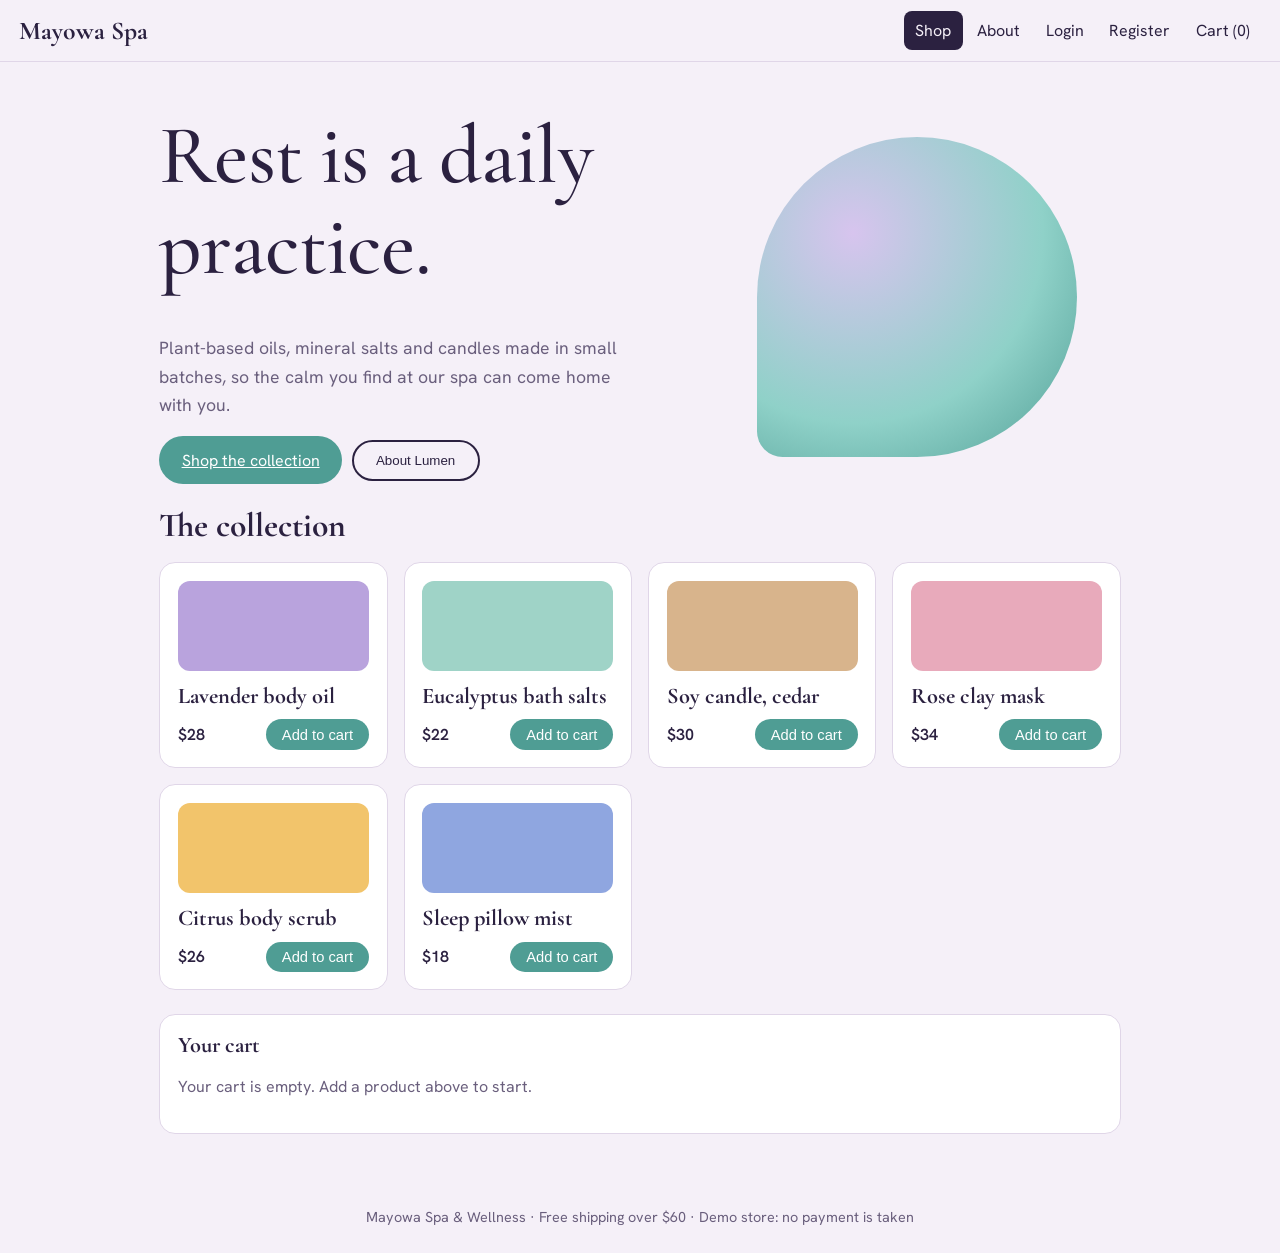
<file: index.html>
<!DOCTYPE html>
<html lang="en">

<head>
    <meta charset="utf-8">
    <meta name="viewport" content="width=device-width, initial-scale=1, viewport-fit=cover">
    <title>Mayowa Spa &amp; Wellness</title>
    <link
        href="https://fonts.googleapis.com/css2?family=Cormorant+Garamond:wght@500;700&family=Hanken+Grotesk:wght@400;600&display=swap"
        rel="stylesheet">
    <link rel="stylesheet" href="./style.css">
</head>

<body>
    <header>
        <div class="logo" data-go="home">Mayowa Spa</div>
        <nav id="nav"></nav>
    </header>
    <main>
        <section class="view" id="home">
            <div class="hero">
                <div>
                    <h1>Rest is a daily practice.</h1>
                    <p>Plant-based oils, mineral salts and candles made in small batches, so the calm you find at our
                        spa can come home with you.</p>
                    <div class="row" style="justify-content:flex-start"><a class="btn" href="#shop">Shop the
                            collection</a><button class="btn alt" data-go="about">About Lumen</button></div>
                </div>
                <div class="orb" aria-hidden="true"></div>
            </div>
            <h2 id="shop">The collection</h2>
            <div class="grid" id="products"></div>
            <div class="card" id="cart">
                <h3>Your cart</h3>
                <div id="cartbody"></div>
            </div>
        </section>

        <section class="view" id="about">
            <h2>About mayowa</h2>
            <p style="max-width:40rem" class="mut">Mayowa spa began in 2026 as a two-room treatment space and a shelf of
                oils
                we blended ourselves. Every product we sell is one we use in our own treatments: fragrance from
                distilled botanicals, salts from a single mineral source, and wax poured by hand. We also run massage,
                facials and sound baths in our studio, and members book first.</p>
            <div class="grid">
                <div class="card">
                    <h3>Clean ingredients</h3>No synthetic fragrance, parabens or microplastics.
                </div>
                <div class="card">
                    <h3>Small batches</h3>We make fewer than 200 units of each scent at a time.
                </div>
                <div class="card">
                    <h3>Refill friendly</h3>Return empty jars for a discount on your next order.
                </div> 
            </div>
        </section>

        <section class="view" id="register">
            <h2>Create your account</h2>
            <form id="rf"><label>Full name<input name="name" required autocomplete="name"></label>
                <label>Email<input name="email" type="email" required autocomplete="email"></label>
                <label>Password (6+ characters)<input name="pw" type="password" minlength="6" required
                        autocomplete="new-password"></label>
                <label>Confirm password<input name="pw2" type="password" required autocomplete="new-password"></label>
                <div class="msg" id="rm" role="alert"></div><button class="btn">Create account</button>
            </form>
        </section>

        <section class="view" id="login">
            <h2>Welcome back</h2>
            <form id="lf"><label>Email<input name="email" type="email" required autocomplete="email"></label>
                <label>Password<input name="pw" type="password" required autocomplete="current-password"></label>
                <div class="msg" id="lm" role="alert"></div><button class="btn">Log in</button>
                <span>New here? <a href="#" data-go="register" style="color:var(--ink)">Create an account</a></span>
            </form>
        </section>

        <section class="view" id="profile">
            <div class="row" style="justify-content:flex-start;gap:1rem">
                <div class="av" id="av"></div>
                <div>
                    <h2 style="margin:0" id="pn"></h2><span class="mut" id="pe"></span>
                </div>
            </div>
            <h3 style="margin-top:1.5rem">Your details</h3>
            <form id="pf"><label>Full name<input name="name" required></label>
                <label>Phone<input name="phone" type="tel" autocomplete="tel"></label>
                <label>Shipping address<input name="addr" autocomplete="street-address"></label>
                <label>Preferred scent<select name="scent">
                        <option>No preference</option>
                        <option>Citrus</option>
                        <option>Lavender</option>
                        <option>Woody</option>
                        <option>Unscented</option>
                    </select></label>
                <div class="msg ok" id="pm" role="status"></div>
                <div class="row" style="justify-content:flex-start"><button class="btn">Save changes</button><button
                        type="button" class="btn alt" id="lo">Log out</button></div>
            </form>
            <h3 style="margin-top:2rem">Order history</h3>
            <div id="orders"></div>
        </section>
    </main>
    <footer>Mayowa Spa &amp; Wellness · Free shipping over $60 · Demo store: no payment is taken</footer>
    <script src="./scripts.js"></script>
</body>

</html>
</file>
<file: style.css>
:root {
  --bg: #f5f0f8;
  --surface: #fff;
  --ink: #2b2140;
  --mut: #6a5f7d;
  --acc: #4f9d94;
  --on: #fff;
  --line: #e0d6e8;
  box-sizing: border-box;
  padding-top: env(safe-area-inset-top, 0px);
  padding-bottom: env(safe-area-inset-bottom, 0px);
}
@media (prefers-color-scheme: dark) {
  :root:not([data-theme="light"]) {
    --bg: #1c1530;
    --surface: #271f40;
    --ink: #f0eaf7;
    --mut: #b5a9c9;
    --acc: #6fc4ba;
    --on: #14102a;
    --line: #3a3058;
  }
}
:root[data-theme="dark"] {
  --bg: #1c1530;
  --surface: #271f40;
  --ink: #f0eaf7;
  --mut: #b5a9c9;
  --acc: #6fc4ba;
  --on: #14102a;
  --line: #3a3058;
}
* {
  box-sizing: border-box;
}
html {
  scroll-padding-top: env(safe-area-inset-top, 0px);
}
body {
  margin: 0;
  background: var(--bg);
  color: var(--ink);
  font:
    16px/1.6 "Hanken Grotesk",
    system-ui,
    sans-serif;
}
body::before {
  content: "";
  position: fixed;
  inset: 0 0 auto;
  height: env(safe-area-inset-top, 0px);
  background: var(--bg);
  z-index: 10;
}
h1,
h2,
h3 {
  font-family: "Cormorant Garamond", Georgia, serif;
  line-height: 1.1;
  margin: 0 0 0.5em;
  font-weight: 700;
}
h1 {
  font-size: clamp(2.8rem, 9vw, 5.2rem);
  font-weight: 500;
  letter-spacing: -0.01em;
}
h2 {
  font-size: 2.1rem;
}
h3 {
  font-size: 1.4rem;
}
header {
  position: sticky;
  top: env(safe-area-inset-top, 0px);
  z-index: 11;
  background: var(--bg);
  border-bottom: 1px solid var(--line);
  display: flex;
  flex-wrap: wrap;
  align-items: center;
  justify-content: space-between;
  gap: 0.5rem;
  padding: 0.7rem 1.2rem;
}
.logo {
  font:
    700 1.6rem "Cormorant Garamond",
    serif;
  cursor: pointer;
}
nav {
  display: flex;
  flex-wrap: wrap;
  gap: 0.2rem;
  align-items: center;
}
nav button {
  background: none;
  border: 0;
  color: var(--ink);
  font: inherit;
  padding: 0.4rem 0.7rem;
  border-radius: 8px;
  cursor: pointer;
}
nav button.on {
  background: var(--ink);
  color: var(--bg);
}
:focus-visible {
  outline: 3px solid var(--acc);
  outline-offset: 2px;
}
main {
  max-width: 1000px;
  margin: auto;
  padding: 1.5rem 1.2rem 3rem;
}
.view {
  display: none;
}
.view.show {
  display: block;
}
.hero {
  display: grid;
  gap: 1.5rem;
  align-items: center;
  grid-template-columns: 1fr;
  padding: 1.5rem 0;
}
@media (min-width: 760px) {
  .hero {
    grid-template-columns: 1.3fr 1fr;
  }
}
.hero p {
  color: var(--mut);
  font-size: 1.1rem;
  max-width: 30rem;
}
.orb {
  aspect-ratio: 1;
  border-radius: 50% 50% 50% 8%;
  background: radial-gradient(circle at 30% 30%, #d7c4ee, #8fd1c8 60%, #4f9d94);
  max-width: 320px;
  width: 100%;
  justify-self: center;
}
.btn {
  display: inline-block;
  background: var(--acc);
  color: var(--on);
  font: 600 1rem inherit;
  border: 0;
  border-radius: 999px;
  padding: 0.7rem 1.4rem;
  cursor: pointer;
}
.btn.alt {
  background: none;
  border: 2px solid var(--ink);
  color: var(--ink);
}
.btn.sm {
  padding: 0.45rem 1rem;
  font-size: 0.92rem;
}
.grid {
  display: grid;
  grid-template-columns: repeat(auto-fill, minmax(210px, 1fr));
  gap: 1rem;
  margin: 1rem 0;
}
.card {
  background: var(--surface);
  border: 1px solid var(--line);
  border-radius: 16px;
  padding: 1.1rem;
}
.sw {
  height: 90px;
  border-radius: 12px;
  margin-bottom: 0.8rem;
}
.price {
  font-weight: 600;
}
.mut {
  color: var(--mut);
}
.row {
  display: flex;
  flex-wrap: wrap;
  gap: 0.6rem;
  align-items: center;
  justify-content: space-between;
}
#cart {
  margin-top: 1.5rem;
}
#cart li {
  display: flex;
  justify-content: space-between;
  gap: 1rem;
  padding: 0.4rem 0;
  border-bottom: 1px dashed var(--line);
  list-style: none;
}
#cart ul {
  padding: 0;
  margin: 0 0 0.8rem;
}
form {
  display: grid;
  gap: 0.9rem;
  max-width: 420px;
}
label {
  display: grid;
  gap: 0.3rem;
  font-weight: 600;
  font-size: 0.92rem;
}
input,
select {
  font: inherit;
  padding: 0.7rem 0.8rem;
  border-radius: 10px;
  border: 1px solid var(--line);
  background: var(--surface);
  color: var(--ink);
}
.msg {
  min-height: 1.4em;
  font-size: 0.92rem;
  color: #c0392b;
}
.msg.ok {
  color: #2e8b57;
}
.av {
  width: 64px;
  height: 64px;
  border-radius: 50%;
  background: var(--acc);
  color: var(--on);
  display: grid;
  place-items: center;
  font:
    700 1.8rem "Cormorant Garamond",
    serif;
}
footer {
  text-align: center;
  color: var(--mut);
  padding: 1.5rem;
  font-size: 0.9rem;
}
</file>
